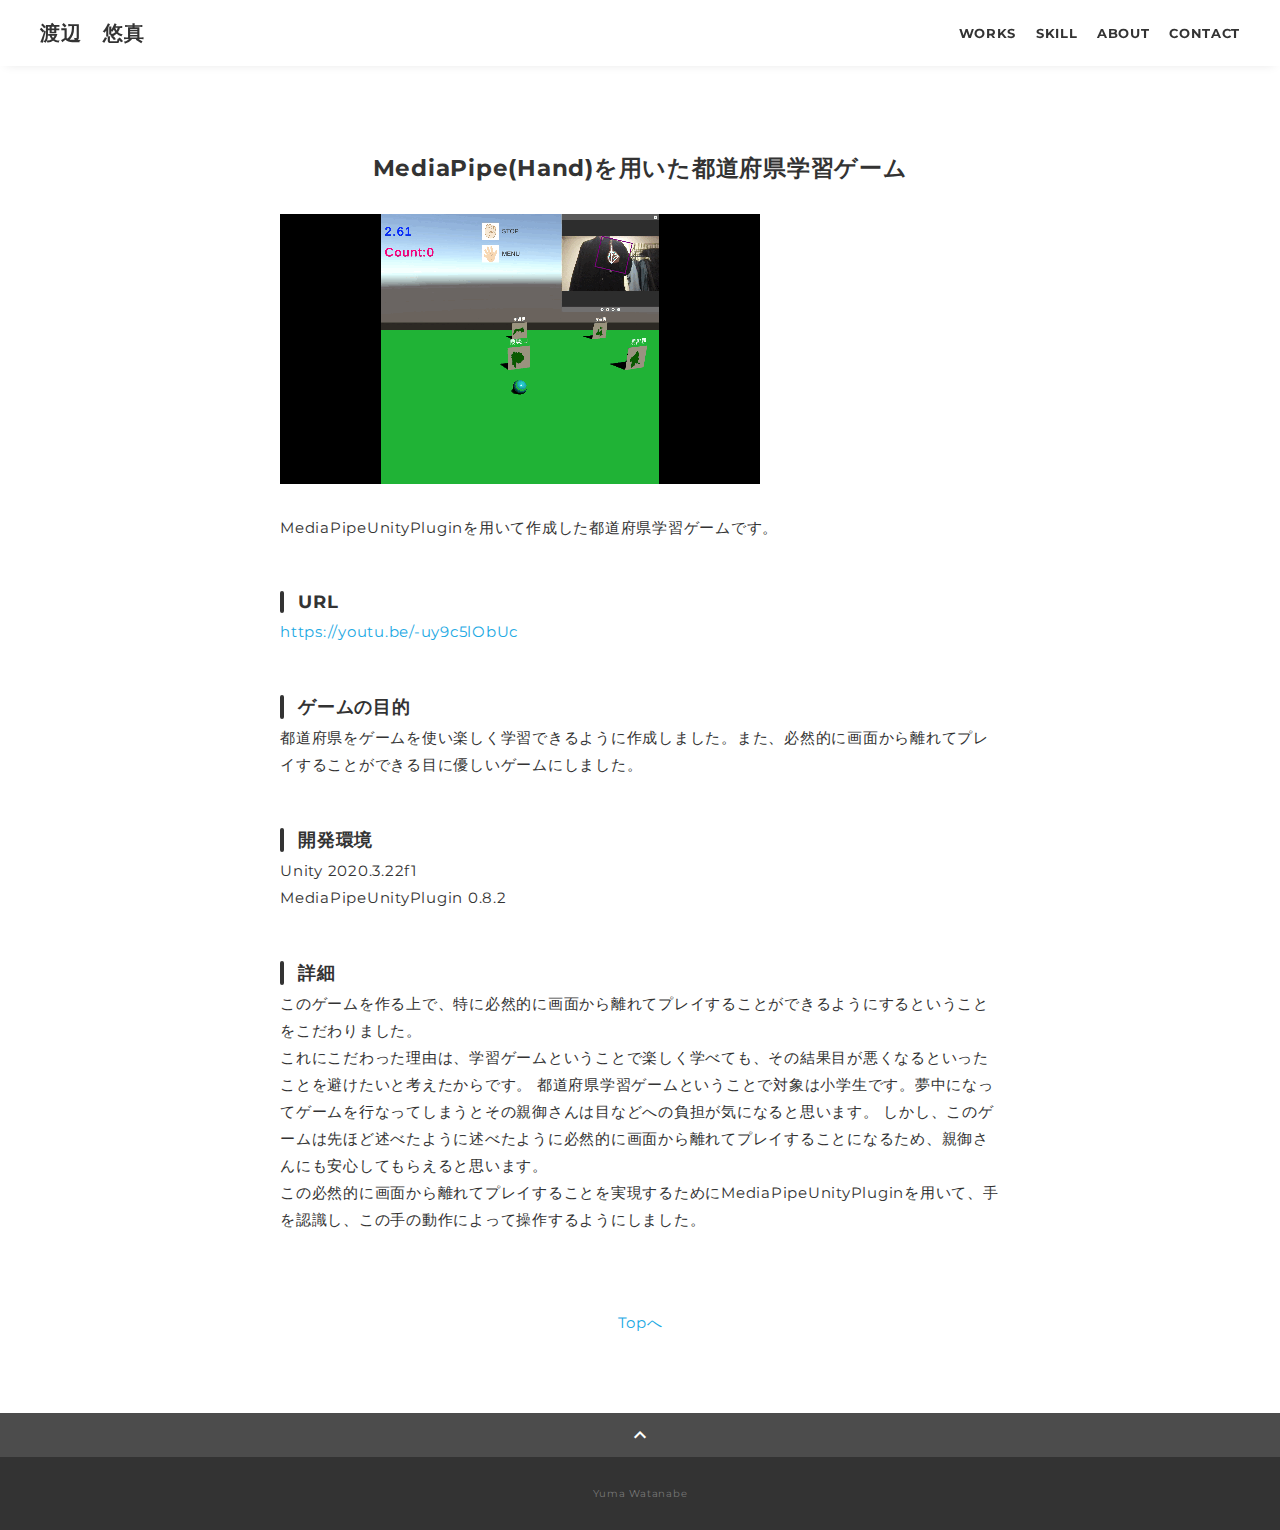
<file: works1.html>
<!DOCTYPE html>
<html>
<head>
  <meta charset="utf-8">
  <meta name="viewport" content="width=device-width,initial-scale=1.0,user-scalable=no">
  <meta property='og:type' content='website'>
  <meta property='og:title' content='渡辺　悠真 ポートフォリオ'>
  <meta property='og:url' content='URLが入る'>
  <meta property='og:description' content='渡辺悠真のポートフォリオサイトです。'>
  <meta property="og:image" content="img/ogp.png">
  <meta name="description" content="渡辺悠真のポートフォリオサイトです" />
  <title>渡辺　悠真　ポートフォリオ</title>
  <link rel="preconnect" href="https://fonts.gstatic.com">
  <link href="https://fonts.googleapis.com/css2?family=Montserrat:wght@400;700&display=swap" rel="stylesheet">
  <link href="https://fonts.googleapis.com/css?family=Material+Icons+Outlined" rel="stylesheet">
  <link href="css/ress.css" media="all" rel="stylesheet" type="text/css" />
  <link href="css/style.css" media="all" rel="stylesheet" type="text/css" />
  <link rel="shortcut icon" href="img/favicon.ico" />
  <link rel=”canonical” href=”URLが入る” />
</head>

<body>
  <div class="wrapper">

    <!-- header -->
    <header class="header ">
      <div class="container">
        <h1 class="header-logo">
          <a href=".">渡辺　悠真</a>
        </h1>
        <nav class="gnav">
          <ul class="gnav-list">
            <li class="gnav-item"><a href=".#works">WORKS</a></li>
            <li class="gnav-item"><a href="./#skill">SKILL</a></li>
            <li class="gnav-item"><a href="./#about">ABOUT</a></li>
            <li class="gnav-item"><a href="./#contact">CONTACT</a></li>
          </ul>
        </nav>
      </div>
    </header>
    <!-- /header -->

    <main class="content">

      <article class="article">
        <div class="article-container">
          <h2 class="article-title">MediaPipe(Hand)を用いた都道府県学習ゲーム</h2>
          <div class="article-body">
            <p>
              <img src="mpgame1.gif" alt="">
            </p>
            <p>
              MediaPipeUnityPluginを用いて作成した都道府県学習ゲームです。
            </p>
            <h3>URL</h3>
            <p><a href="https://youtu.be/-uy9c5lObUc" target="_blank" rel="noopener">https://youtu.be/-uy9c5lObUc</a></p>
            <!-- <h3>担当</h3> -->
            <!-- <p>デザイン・コーディング</p> -->
            <h3>ゲームの目的</h3>
            <p>都道府県をゲームを使い楽しく学習できるように作成しました。また、必然的に画面から離れてプレイすることができる目に優しいゲームにしました。</p>
            <h3>開発環境</h3>
            <p>Unity 2020.3.22f1<br>MediaPipeUnityPlugin 0.8.2</p>
            <!-- <p>MediaPipeUnityPlugin 0.8.2</p> -->
            <h3>詳細</h3>
            <p>
              このゲームを作る上で、特に必然的に画面から離れてプレイすることができるようにするということをこだわりました。<br>
              これにこだわった理由は、学習ゲームということで楽しく学べても、その結果目が悪くなるといったことを避けたいと考えたからです。
              都道府県学習ゲームということで対象は小学生です。夢中になってゲームを行なってしまうとその親御さんは目などへの負担が気になると思います。
              しかし、このゲームは先ほど述べたように述べたように必然的に画面から離れてプレイすることになるため、親御さんにも安心してもらえると思います。
              <br>
              この必然的に画面から離れてプレイすることを実現するためにMediaPipeUnityPluginを用いて、手を認識し、この手の動作によって操作するようにしました。
            </p>
            <!-- <h3>コーディングについて</h3> -->
            <!-- <p>
              テキストが入りますテキストが入りますテキストが入りますテキストが入りますテキストが入りますテキストが入りますテキストが入りますテキストが入りますテキストが入りますテキストが入りますテキストが入りますテキストが入りますテキストが入りますテキストが入りますテキストが入りますテキストが入りますテキストが入りますテキストが入りますテキストが入りますテキストが入りますテキストが入りますテキストが入ります。
            </p> -->
          </div>
          <div class="home-link">
            <a href="./index.html">Topへ</a>
          </div>
        </div>
      </article>

      <div class="page-top" id="js-page-top">
        <span class="material-icons-outlined">expand_less</span>
      </div>
    </main>

    <!-- footer -->
    <footer class="footer">
      <div class="copyright">Yuma Watanabe</div>
    </footer>
    <!-- /footer -->

  </div>
  <script src="https://ajax.googleapis.com/ajax/libs/jquery/3.5.1/jquery.min.js"></script>
  <script type='text/javascript' src="js/script.js"></script>
</body>
</html>
</file>
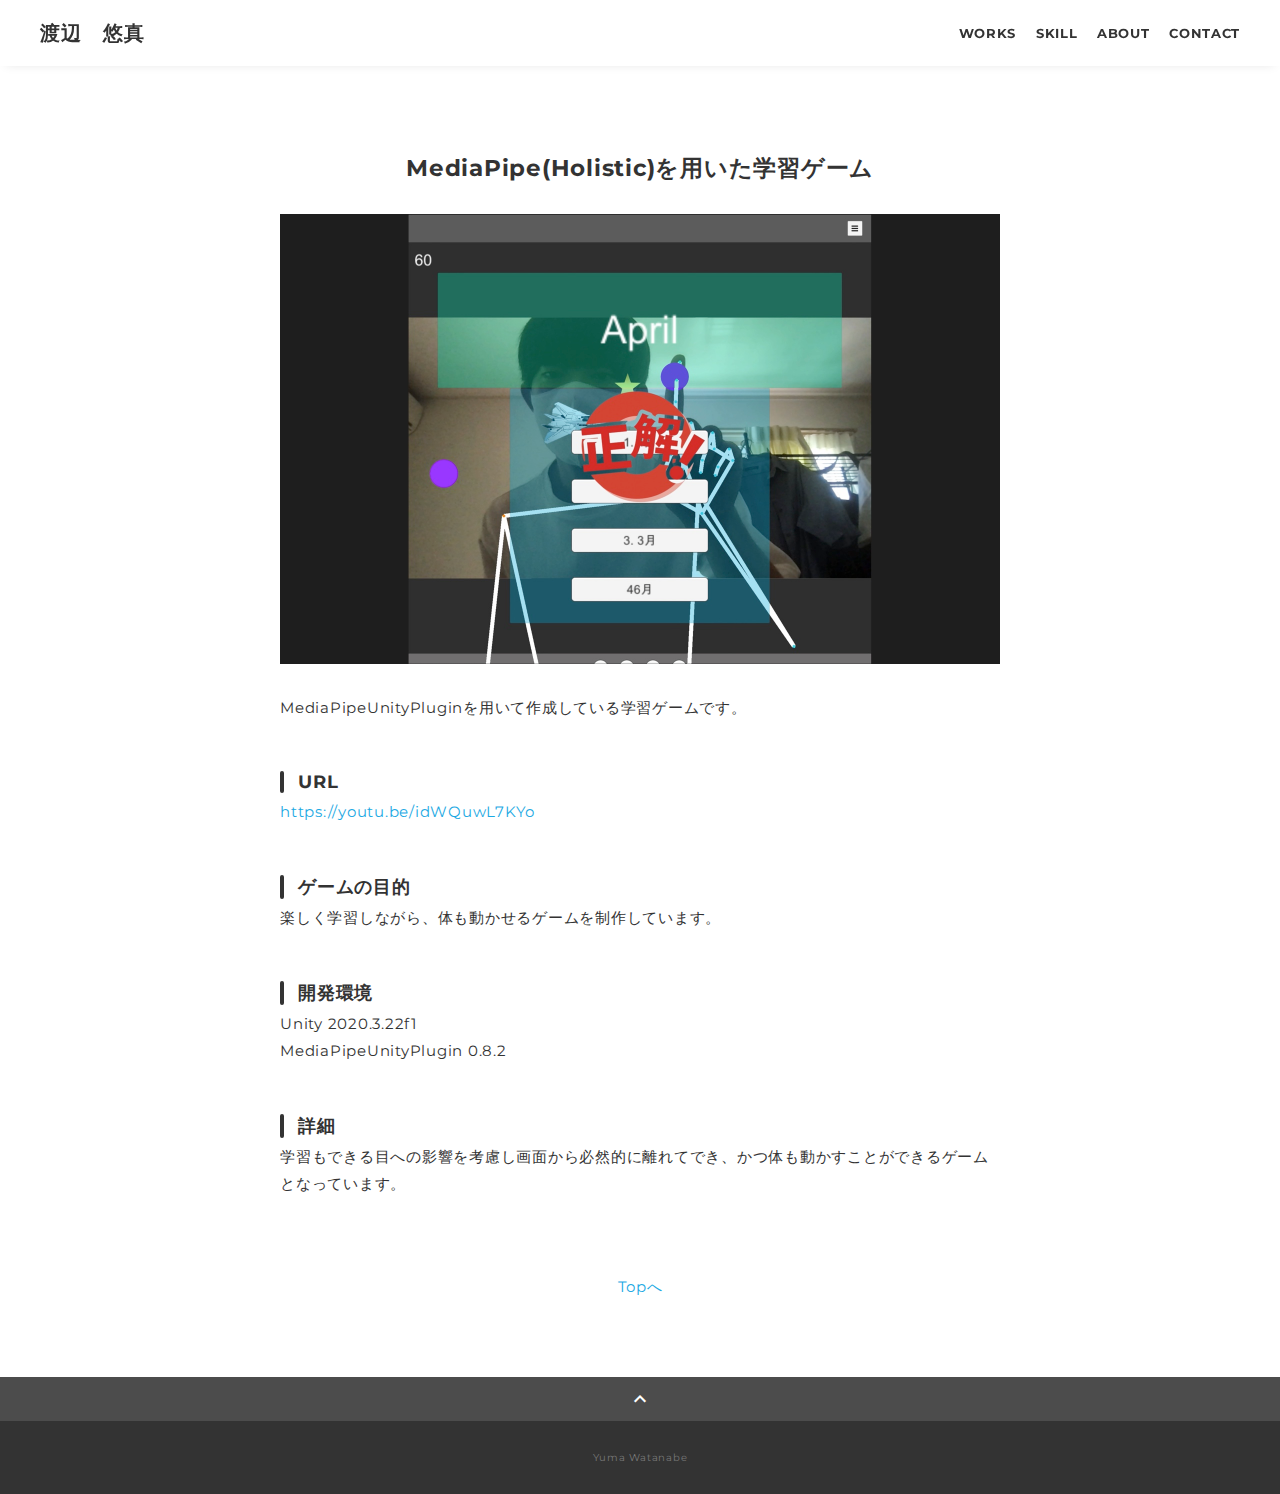
<file: works2.html>
<!DOCTYPE html>
<html>
<head>
  <meta charset="utf-8">
  <meta name="viewport" content="width=device-width,initial-scale=1.0,user-scalable=no">
  <meta property='og:type' content='website'>
  <meta property='og:title' content='渡辺悠真 ポートフォリオ'>
  <meta property='og:url' content='URLが入る'>
  <meta property='og:description' content='渡辺悠真のポートフォリオサイトです。'>
  <meta property="og:image" content="img/ogp.png">
  <meta name="description" content="渡辺悠真のポートフォリオサイトです" />
  <title>渡辺　悠真　ポートフォリオ</title>
  <link rel="preconnect" href="https://fonts.gstatic.com">
  <link href="https://fonts.googleapis.com/css2?family=Montserrat:wght@400;700&display=swap" rel="stylesheet">
  <link href="https://fonts.googleapis.com/css?family=Material+Icons+Outlined" rel="stylesheet">
  <link href="css/ress.css" media="all" rel="stylesheet" type="text/css" />
  <link href="css/style.css" media="all" rel="stylesheet" type="text/css" />
  <link rel="shortcut icon" href="img/favicon.ico" />
  <link rel=”canonical” href=”URLが入る” />
</head>

<body>
  <div class="wrapper">

    <!-- header -->
    <header class="header ">
      <div class="container">
        <h1 class="header-logo">
          <a href=".">渡辺　悠真</a>
        </h1>
        <nav class="gnav">
          <ul class="gnav-list">
            <li class="gnav-item"><a href=".#works">WORKS</a></li>
            <li class="gnav-item"><a href="./#skill">SKILL</a></li>
            <li class="gnav-item"><a href="./#about">ABOUT</a></li>
            <li class="gnav-item"><a href="./#contact">CONTACT</a></li>
          </ul>
        </nav>
      </div>
    </header>
    <!-- /header -->

    <main class="content">

      <article class="article">
        <div class="article-container">
          <h2 class="article-title">MediaPipe(Holistic)を用いた学習ゲーム</h2>
          <div class="article-body">
            <p>
              <img src="img/work2.jpg" alt="">
            </p>
            <p>
              MediaPipeUnityPluginを用いて作成している学習ゲームです。
            </p>
            <h3>URL</h3>
            <p><a href="https://youtu.be/idWQuwL7KYo" target="_blank" rel="noopener">https://youtu.be/idWQuwL7KYo</a></p>
            <!-- <p>現在開発中</p> -->
            <!-- <h3>担当</h3> -->
            <!-- <p>デザイン・コーディング</p> -->
            <h3>ゲームの目的</h3>
            <p>
              楽しく学習しながら、体も動かせるゲームを制作しています。<br>
              <!-- 目への影響を考慮し画面から必然的に離れてでき、かつ体も動かすことができるゲームとなっています。 -->
            </p>
            <h3>開発環境</h3>
            <p>Unity 2020.3.22f1<br>MediaPipeUnityPlugin 0.8.2</p>
            <!-- <p>MediaPipeUnityPlugin 0.8.2</p> -->
            <h3>詳細</h3>
            <p>
              学習もできる目への影響を考慮し画面から必然的に離れてでき、かつ体も動かすことができるゲームとなっています。
              <!-- このゲームを作る上で、特に必然的に画面から離れてプレイすることができるようにするということをこだわりました。<br>
              これにこだわった理由は、学習ゲームということで楽しく学べても、その結果目が悪くなるといったことを避けたいと考えたからです。
              都道府県学習ゲームということで対象は小学生です。夢中になってゲームを行なってしまうとその親御さんは目などへの負担が気になると思います。
              しかし、このゲームは先ほど述べたように述べたように必然的に画面から離れてプレイすることになるため、親御さんにも安心してもらえると思います。
              <br>
              この必然的に画面から離れてプレイすることを実現するためにMediaPipeUnityPluginを用いて、手を認識し、この手の動作によって操作するようにしました。 -->
            </p>
            <!-- <h3>コーディングについて</h3> -->
            <!-- <p>
              テキストが入りますテキストが入りますテキストが入りますテキストが入りますテキストが入りますテキストが入りますテキストが入りますテキストが入りますテキストが入りますテキストが入りますテキストが入りますテキストが入りますテキストが入りますテキストが入りますテキストが入りますテキストが入りますテキストが入りますテキストが入りますテキストが入りますテキストが入りますテキストが入りますテキストが入ります。
            </p> -->
          </div>
          <div class="home-link">
            <a href="./index.html">Topへ</a>
          </div>
        </div>
      </article>

      <div class="page-top" id="js-page-top">
        <span class="material-icons-outlined">expand_less</span>
      </div>
    </main>

    <!-- footer -->
    <footer class="footer">
      <div class="copyright">Yuma Watanabe</div>
    </footer>
    <!-- /footer -->

  </div>
  <script src="https://ajax.googleapis.com/ajax/libs/jquery/3.5.1/jquery.min.js"></script>
  <script type='text/javascript' src="js/script.js"></script>
</body>
</html>
</file>
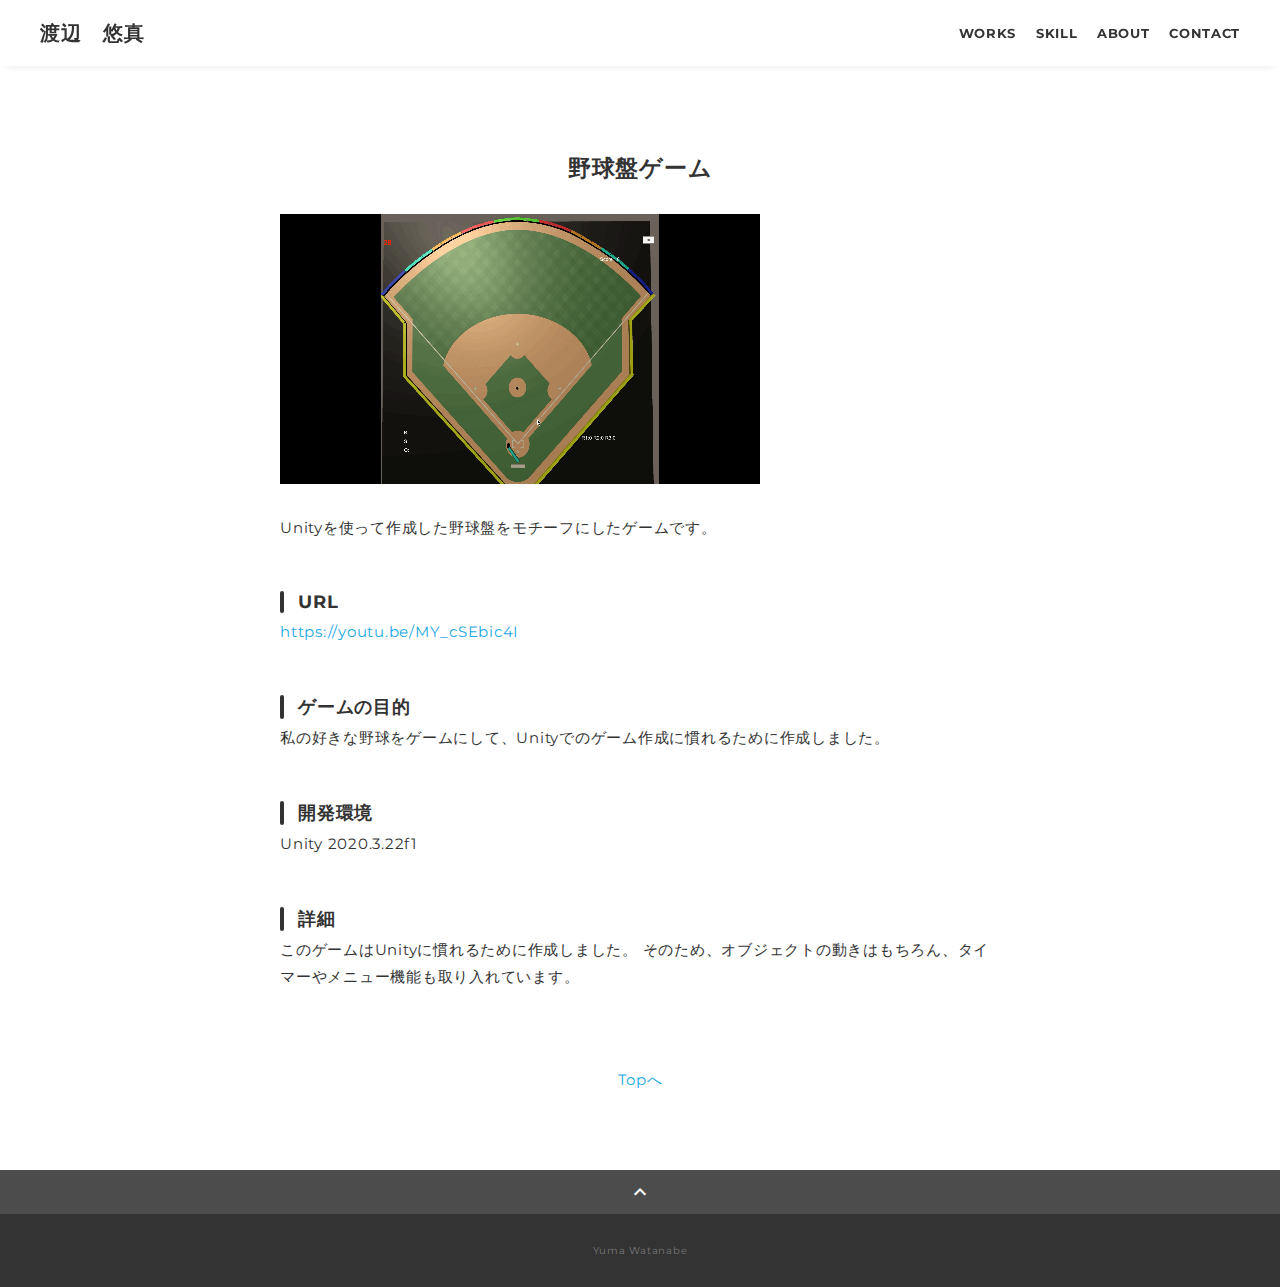
<file: works3.html>
<!DOCTYPE html>
<html>
<head>
  <meta charset="utf-8">
  <meta name="viewport" content="width=device-width,initial-scale=1.0,user-scalable=no">
  <meta property='og:type' content='website'>
  <meta property='og:title' content='渡辺　悠真 ポートフォリオ'>
  <meta property='og:url' content='URLが入る'>
  <meta property='og:description' content='渡辺悠真のポートフォリオサイトです。'>
  <meta property="og:image" content="img/ogp.png">
  <meta name="description" content="渡辺悠真のポートフォリオサイトです" />
  <title>渡辺　悠真　ポートフォリオ</title>
  <link rel="preconnect" href="https://fonts.gstatic.com">
  <link href="https://fonts.googleapis.com/css2?family=Montserrat:wght@400;700&display=swap" rel="stylesheet">
  <link href="https://fonts.googleapis.com/css?family=Material+Icons+Outlined" rel="stylesheet">
  <link href="css/ress.css" media="all" rel="stylesheet" type="text/css" />
  <link href="css/style.css" media="all" rel="stylesheet" type="text/css" />
  <link rel="shortcut icon" href="img/favicon.ico" />
  <link rel=”canonical” href=”URLが入る” />
</head>

<body>
  <div class="wrapper">

    <!-- header -->
    <header class="header ">
      <div class="container">
        <h1 class="header-logo">
          <a href=".">渡辺　悠真</a>
        </h1>
        <nav class="gnav">
          <ul class="gnav-list">
            <li class="gnav-item"><a href=".#works">WORKS</a></li>
            <li class="gnav-item"><a href="./#skill">SKILL</a></li>
            <li class="gnav-item"><a href="./#about">ABOUT</a></li>
            <li class="gnav-item"><a href="./#contact">CONTACT</a></li>
          </ul>
        </nav>
      </div>
    </header>
    <!-- /header -->

    <main class="content">

      <article class="article">
        <div class="article-container">
          <h2 class="article-title">野球盤ゲーム</h2>
          <div class="article-body">
            <p>
              <img src="baseball.gif" alt="">
            </p>
            <p>
              Unityを使って作成した野球盤をモチーフにしたゲームです。
            </p>
            <h3>URL</h3>
            <p><a href="https://youtu.be/MY_cSEbic4I" target="_blank" rel="noopener">https://youtu.be/MY_cSEbic4I</a></p>
            <!-- <h3>担当</h3> -->
            <!-- <p>デザイン・コーディング</p> -->
            <h3>ゲームの目的</h3>
            <p>私の好きな野球をゲームにして、Unityでのゲーム作成に慣れるために作成しました。</p>
            <h3>開発環境</h3>
            <p>Unity 2020.3.22f1</p>
            <!-- <p>MediaPipeUnityPlugin 0.8.2</p> -->
            <h3>詳細</h3>
            <p>
                このゲームはUnityに慣れるために作成しました。
                そのため、オブジェクトの動きはもちろん、タイマーやメニュー機能も取り入れています。
              <!-- このゲームを作る上で、特に必然的に画面から離れてプレイすることができるようにするということをこだわりました。<br>
              これにこだわった理由は、学習ゲームということで楽しく学べても、その結果目が悪くなるといったことを避けたいと考えたからです。
              都道府県学習ゲームということで対象は小学生です。夢中になってゲームを行なってしまうとその親御さんは目などへの負担が気になると思います。
              しかし、このゲームは先ほど述べたように述べたように必然的に画面から離れてプレイすることになるため、親御さんにも安心してもらえると思います。
              <br>
              この必然的に画面から離れてプレイすることを実現するためにMediaPipeUnityPluginを用いて、手を認識し、この手の動作によって操作するようにしました。 -->
            </p>
            <!-- <h3>コーディングについて</h3> -->
            <!-- <p>
              テキストが入りますテキストが入りますテキストが入りますテキストが入りますテキストが入りますテキストが入りますテキストが入りますテキストが入りますテキストが入りますテキストが入りますテキストが入りますテキストが入りますテキストが入りますテキストが入りますテキストが入りますテキストが入りますテキストが入りますテキストが入りますテキストが入りますテキストが入りますテキストが入りますテキストが入ります。
            </p> -->
          </div>
          <div class="home-link">
            <a href="./index.html">Topへ</a>
          </div>
        </div>
      </article>

      <div class="page-top" id="js-page-top">
        <span class="material-icons-outlined">expand_less</span>
      </div>
    </main>

    <!-- footer -->
    <footer class="footer">
      <div class="copyright">Yuma Watanabe</div>
    </footer>
    <!-- /footer -->

  </div>
  <script src="https://ajax.googleapis.com/ajax/libs/jquery/3.5.1/jquery.min.js"></script>
  <script type='text/javascript' src="js/script.js"></script>
</body>
</html>
</file>
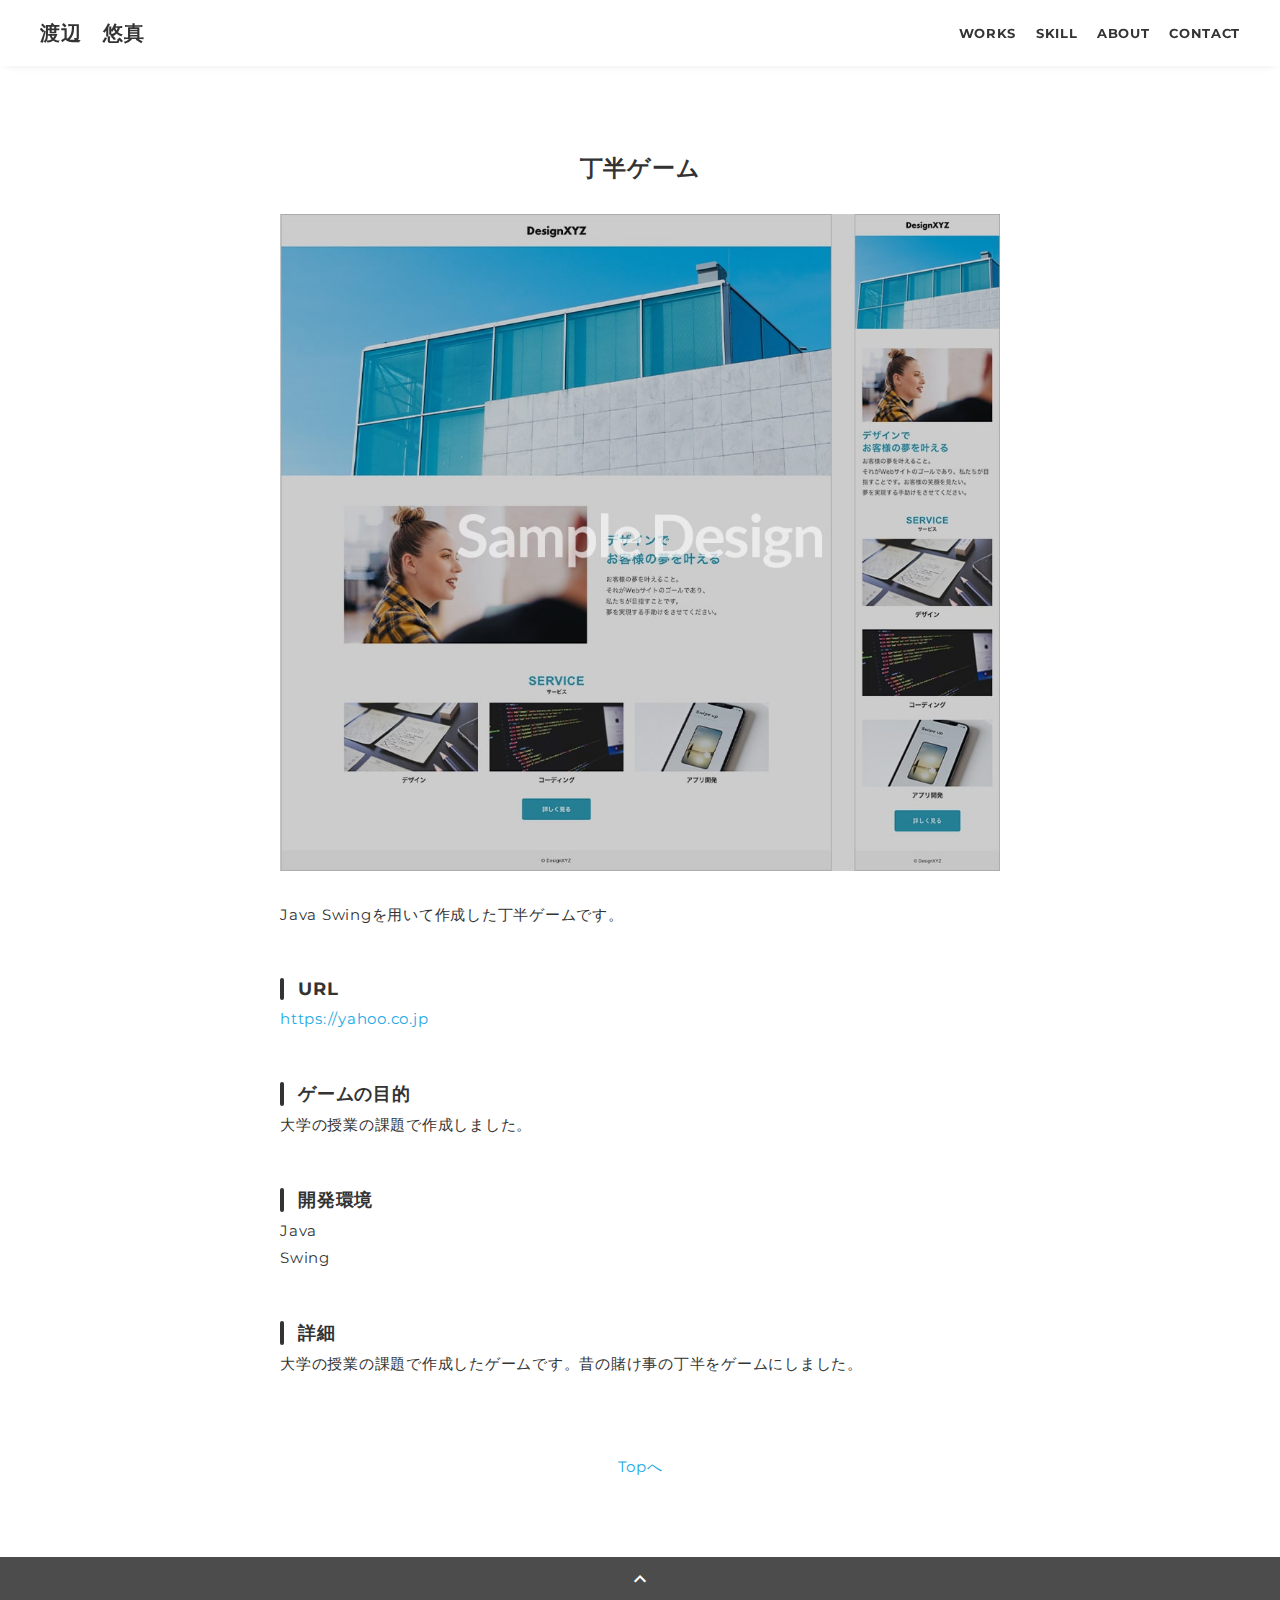
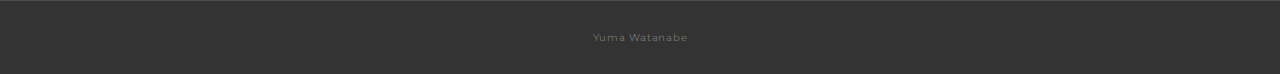
<file: works4.html>
<!DOCTYPE html>
<html>
<head>
  <meta charset="utf-8">
  <meta name="viewport" content="width=device-width,initial-scale=1.0,user-scalable=no">
  <meta property='og:type' content='website'>
  <meta property='og:title' content='渡辺　悠真 ポートフォリオ'>
  <meta property='og:url' content='URLが入る'>
  <meta property='og:description' content='渡辺悠真のポートフォリオサイトです。'>
  <meta property="og:image" content="img/ogp.png">
  <meta name="description" content="渡辺悠真のポートフォリオサイトです" />
  <title>渡辺　悠真　ポートフォリオ</title>
  <link rel="preconnect" href="https://fonts.gstatic.com">
  <link href="https://fonts.googleapis.com/css2?family=Montserrat:wght@400;700&display=swap" rel="stylesheet">
  <link href="https://fonts.googleapis.com/css?family=Material+Icons+Outlined" rel="stylesheet">
  <link href="css/ress.css" media="all" rel="stylesheet" type="text/css" />
  <link href="css/style.css" media="all" rel="stylesheet" type="text/css" />
  <link rel="shortcut icon" href="img/favicon.ico" />
  <link rel=”canonical” href=”URLが入る” />
</head>

<body>
  <div class="wrapper">

    <!-- header -->
    <header class="header ">
      <div class="container">
        <h1 class="header-logo">
          <a href=".">渡辺　悠真</a>
        </h1>
        <nav class="gnav">
          <ul class="gnav-list">
            <li class="gnav-item"><a href=".#works">WORKS</a></li>
            <li class="gnav-item"><a href="./#skill">SKILL</a></li>
            <li class="gnav-item"><a href="./#about">ABOUT</a></li>
            <li class="gnav-item"><a href="./#contact">CONTACT</a></li>
          </ul>
        </nav>
      </div>
    </header>
    <!-- /header -->

    <main class="content">

      <article class="article">
        <div class="article-container">
          <h2 class="article-title">丁半ゲーム</h2>
          <div class="article-body">
            <p>
              <img src="img/works-sample.jpg" alt="">
            </p>
            <p>
              Java Swingを用いて作成した丁半ゲームです。
            </p>
            <h3>URL</h3>
            <p><a href="https://yahoo.co.jp" target="_blank" rel="noopener">https://yahoo.co.jp</a></p>
            <!-- <h3>担当</h3> -->
            <!-- <p>デザイン・コーディング</p> -->
            <h3>ゲームの目的</h3>
            <p>大学の授業の課題で作成しました。</p>
            <h3>開発環境</h3>
            <p>Java<br>Swing</p>
            <!-- <p>MediaPipeUnityPlugin 0.8.2</p> -->
            <h3>詳細</h3>
            <p>
                大学の授業の課題で作成したゲームです。昔の賭け事の丁半をゲームにしました。
              <!-- このゲームを作る上で、特に必然的に画面から離れてプレイすることができるようにするということをこだわりました。<br>
              これにこだわった理由は、学習ゲームということで楽しく学べても、その結果目が悪くなるといったことを避けたいと考えたからです。
              都道府県学習ゲームということで対象は小学生です。夢中になってゲームを行なってしまうとその親御さんは目などへの負担が気になると思います。
              しかし、このゲームは先ほど述べたように述べたように必然的に画面から離れてプレイすることになるため、親御さんにも安心してもらえると思います。
              <br>
              この必然的に画面から離れてプレイすることを実現するためにMediaPipeUnityPluginを用いて、手を認識し、この手の動作によって操作するようにしました。 -->
            </p>
            <!-- <h3>コーディングについて</h3> -->
            <!-- <p>
              テキストが入りますテキストが入りますテキストが入りますテキストが入りますテキストが入りますテキストが入りますテキストが入りますテキストが入りますテキストが入りますテキストが入りますテキストが入りますテキストが入りますテキストが入りますテキストが入りますテキストが入りますテキストが入りますテキストが入りますテキストが入りますテキストが入りますテキストが入りますテキストが入りますテキストが入ります。
            </p> -->
          </div>
          <div class="home-link">
            <a href="./index.html">Topへ</a>
          </div>
        </div>
      </article>

      <div class="page-top" id="js-page-top">
        <span class="material-icons-outlined">expand_less</span>
      </div>
    </main>

    <!-- footer -->
    <footer class="footer">
      <div class="copyright">Yuma Watanabe</div>
    </footer>
    <!-- /footer -->

  </div>
  <script src="https://ajax.googleapis.com/ajax/libs/jquery/3.5.1/jquery.min.js"></script>
  <script type='text/javascript' src="js/script.js"></script>
</body>
</html>
</file>
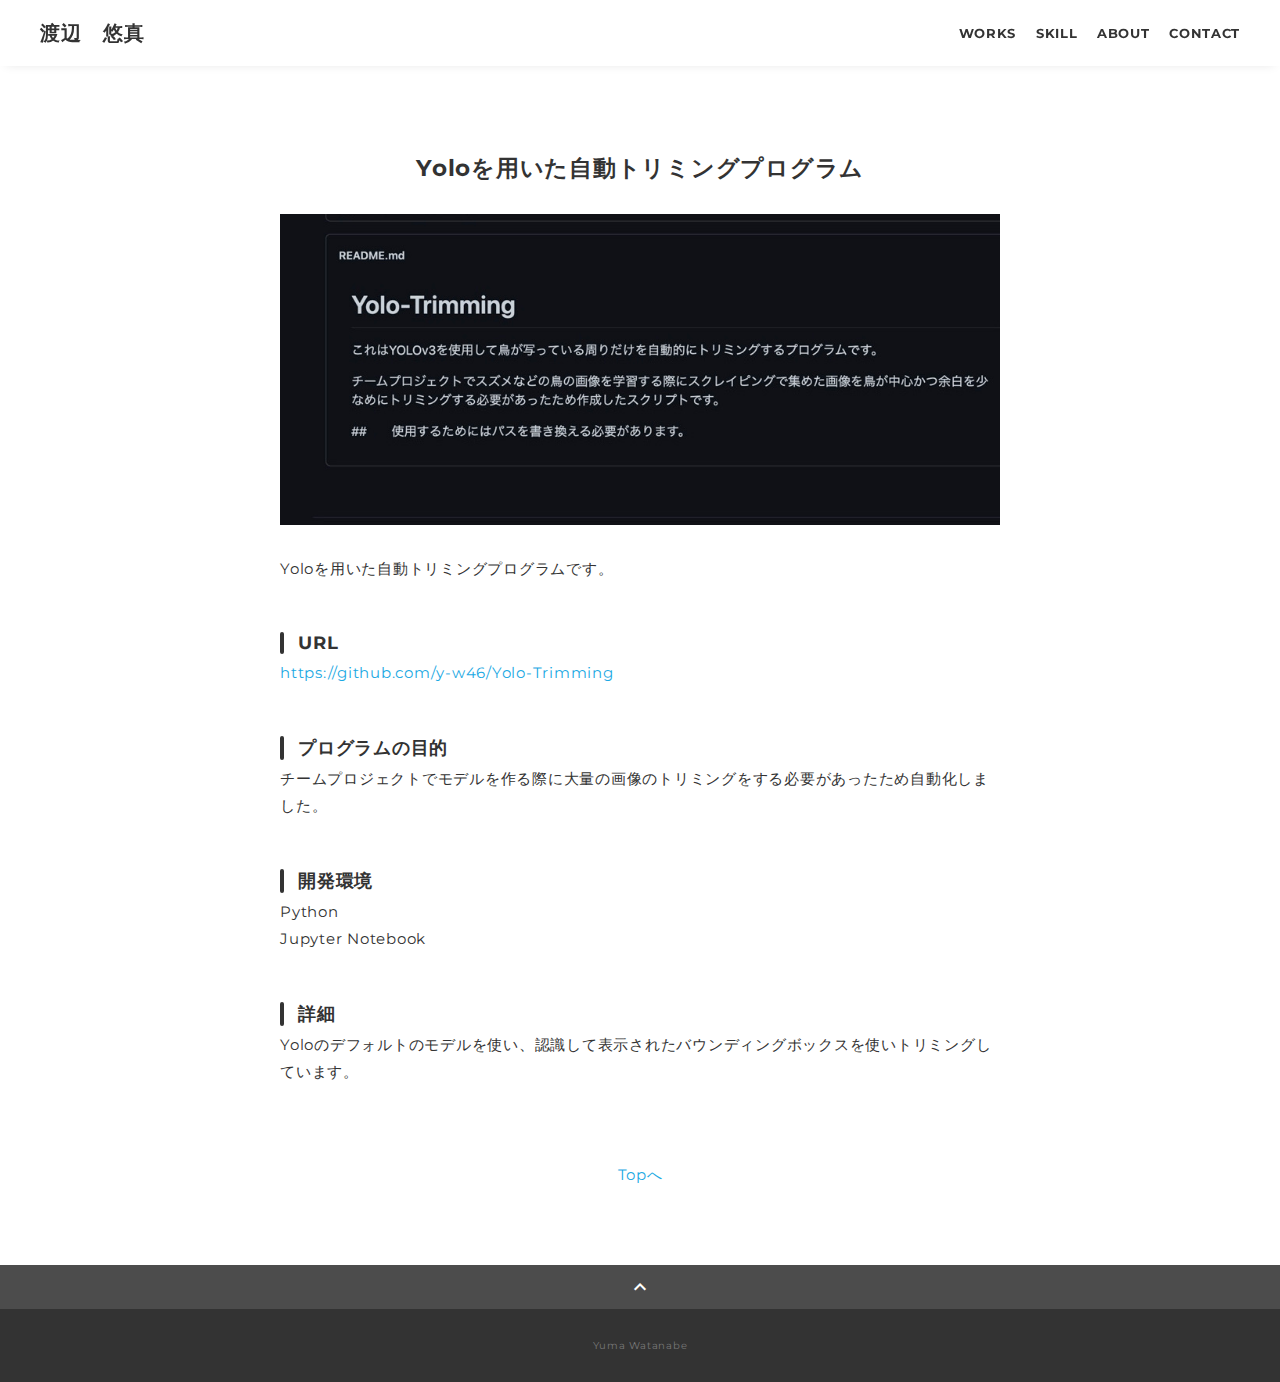
<file: works5.html>
<!DOCTYPE html>
<html>
<head>
  <meta charset="utf-8">
  <meta name="viewport" content="width=device-width,initial-scale=1.0,user-scalable=no">
  <meta property='og:type' content='website'>
  <meta property='og:title' content='渡辺　悠真 ポートフォリオ'>
  <meta property='og:url' content='URLが入る'>
  <meta property='og:description' content='渡辺悠真のポートフォリオサイトです。'>
  <meta property="og:image" content="img/ogp.png">
  <meta name="description" content="渡辺悠真のポートフォリオサイトです" />
  <title>渡辺　悠真　ポートフォリオ</title>
  <link rel="preconnect" href="https://fonts.gstatic.com">
  <link href="https://fonts.googleapis.com/css2?family=Montserrat:wght@400;700&display=swap" rel="stylesheet">
  <link href="https://fonts.googleapis.com/css?family=Material+Icons+Outlined" rel="stylesheet">
  <link href="css/ress.css" media="all" rel="stylesheet" type="text/css" />
  <link href="css/style.css" media="all" rel="stylesheet" type="text/css" />
  <link rel="shortcut icon" href="img/favicon.ico" />
  <link rel=”canonical” href=”URLが入る” />
</head>

<body>
  <div class="wrapper">

    <!-- header -->
    <header class="header ">
      <div class="container">
        <h1 class="header-logo">
          <a href=".">渡辺　悠真</a>
        </h1>
        <nav class="gnav">
          <ul class="gnav-list">
            <li class="gnav-item"><a href=".#works">WORKS</a></li>
            <li class="gnav-item"><a href="./#skill">SKILL</a></li>
            <li class="gnav-item"><a href="./#about">ABOUT</a></li>
            <li class="gnav-item"><a href="./#contact">CONTACT</a></li>
          </ul>
        </nav>
      </div>
    </header>
    <!-- /header -->

    <main class="content">

      <article class="article">
        <div class="article-container">
          <h2 class="article-title">Yoloを用いた自動トリミングプログラム</h2>
          <div class="article-body">
            <p>
              <img src="img/trim.jpg" alt="">
            </p>
            <p>
              Yoloを用いた自動トリミングプログラムです。
            </p>
            <h3>URL</h3>
            <p><a href="https://github.com/y-w46/Yolo-Trimming" target="_blank" rel="noopener">https://github.com/y-w46/Yolo-Trimming</a></p>
            <!-- <h3>担当</h3> -->
            <!-- <p>デザイン・コーディング</p> -->
            <h3>プログラムの目的</h3>
            <p>チームプロジェクトでモデルを作る際に大量の画像のトリミングをする必要があったため自動化しました。</p>
            <h3>開発環境</h3>
            <p>Python<br>Jupyter Notebook</p>
            <!-- <p>MediaPipeUnityPlugin 0.8.2</p> -->
            <h3>詳細</h3>
            <p>
                Yoloのデフォルトのモデルを使い、認識して表示されたバウンディングボックスを使いトリミングしています。
              <!-- このゲームを作る上で、特に必然的に画面から離れてプレイすることができるようにするということをこだわりました。<br>
              これにこだわった理由は、学習ゲームということで楽しく学べても、その結果目が悪くなるといったことを避けたいと考えたからです。
              都道府県学習ゲームということで対象は小学生です。夢中になってゲームを行なってしまうとその親御さんは目などへの負担が気になると思います。
              しかし、このゲームは先ほど述べたように述べたように必然的に画面から離れてプレイすることになるため、親御さんにも安心してもらえると思います。
              <br>
              この必然的に画面から離れてプレイすることを実現するためにMediaPipeUnityPluginを用いて、手を認識し、この手の動作によって操作するようにしました。 -->
            </p>
            <!-- <h3>コーディングについて</h3> -->
            <!-- <p>
              テキストが入りますテキストが入りますテキストが入りますテキストが入りますテキストが入りますテキストが入りますテキストが入りますテキストが入りますテキストが入りますテキストが入りますテキストが入りますテキストが入りますテキストが入りますテキストが入りますテキストが入りますテキストが入りますテキストが入りますテキストが入りますテキストが入りますテキストが入りますテキストが入りますテキストが入ります。
            </p> -->
          </div>
          <div class="home-link">
            <a href="./index.html">Topへ</a>
          </div>
        </div>
      </article>

      <div class="page-top" id="js-page-top">
        <span class="material-icons-outlined">expand_less</span>
      </div>
    </main>

    <!-- footer -->
    <footer class="footer">
      <div class="copyright">Yuma Watanabe</div>
    </footer>
    <!-- /footer -->

  </div>
  <script src="https://ajax.googleapis.com/ajax/libs/jquery/3.5.1/jquery.min.js"></script>
  <script type='text/javascript' src="js/script.js"></script>
</body>
</html>
</file>
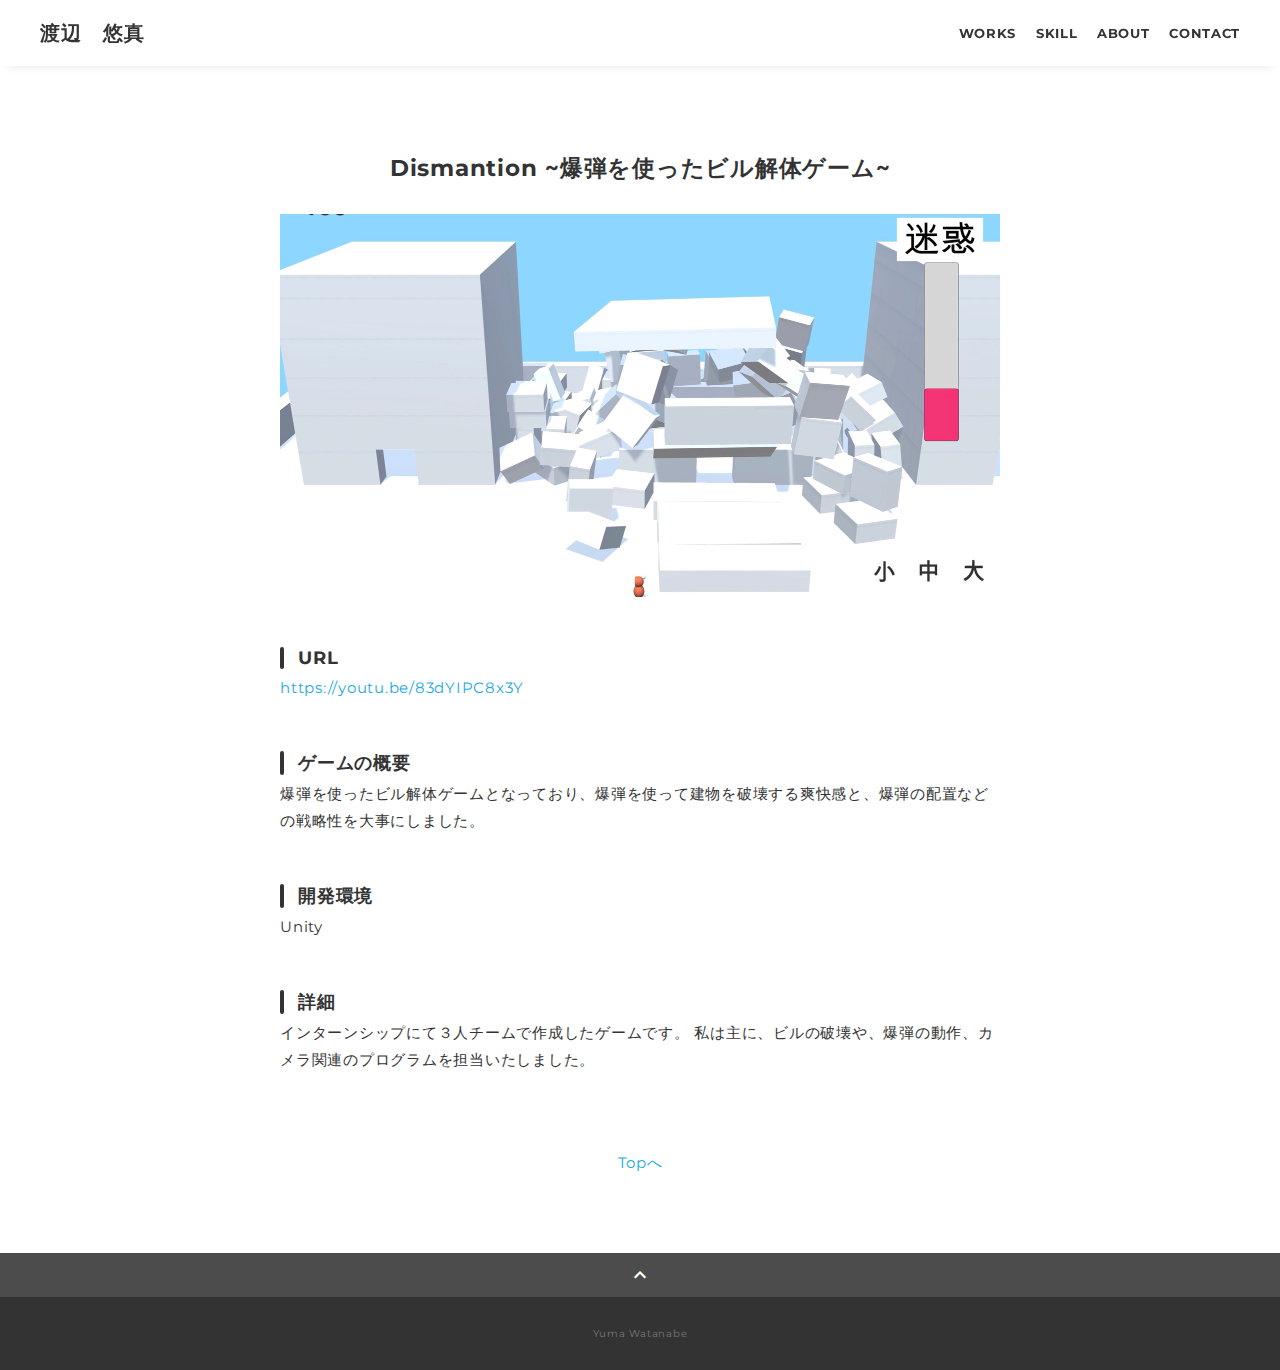
<file: works6.html>
<!DOCTYPE html>
<html>
<head>
  <meta charset="utf-8">
  <meta name="viewport" content="width=device-width,initial-scale=1.0,user-scalable=no">
  <meta property='og:type' content='website'>
  <meta property='og:title' content='渡辺　悠真 ポートフォリオ'>
  <meta property='og:url' content='URLが入る'>
  <meta property='og:description' content='渡辺悠真のポートフォリオサイトです。'>
  <meta property="og:image" content="img/ogp.png">
  <meta name="description" content="渡辺悠真のポートフォリオサイトです" />
  <title>渡辺　悠真　ポートフォリオ</title>
  <link rel="preconnect" href="https://fonts.gstatic.com">
  <link href="https://fonts.googleapis.com/css2?family=Montserrat:wght@400;700&display=swap" rel="stylesheet">
  <link href="https://fonts.googleapis.com/css?family=Material+Icons+Outlined" rel="stylesheet">
  <link href="css/ress.css" media="all" rel="stylesheet" type="text/css" />
  <link href="css/style.css" media="all" rel="stylesheet" type="text/css" />
  <link rel="shortcut icon" href="img/favicon.ico" />
  <link rel=”canonical” href=”URLが入る” />
</head>

<body>
  <div class="wrapper">

    <!-- header -->
    <header class="header ">
      <div class="container">
        <h1 class="header-logo">
          <a href=".">渡辺　悠真</a>
        </h1>
        <nav class="gnav">
          <ul class="gnav-list">
            <li class="gnav-item"><a href=".#works">WORKS</a></li>
            <li class="gnav-item"><a href="./#skill">SKILL</a></li>
            <li class="gnav-item"><a href="./#about">ABOUT</a></li>
            <li class="gnav-item"><a href="./#contact">CONTACT</a></li>
          </ul>
        </nav>
      </div>
    </header>
    <!-- /header -->

    <main class="content">

      <article class="article">
        <div class="article-container">
          <h2 class="article-title">Dismantion ~爆弾を使ったビル解体ゲーム~</h2>
          <div class="article-body">
            <p>
              <img src="img/dismantion.jpg" alt="">
            </p>
            <p>
              
            </p>
            <h3>URL</h3>
            <p><a href="https://youtu.be/83dYIPC8x3Y" target="_blank" rel="noopener">https://youtu.be/83dYIPC8x3Y</a></p>
            <!-- <h3>担当</h3> -->
            <!-- <p>デザイン・コーディング</p> -->
            <h3>ゲームの概要</h3>
            <p>爆弾を使ったビル解体ゲームとなっており、爆弾を使って建物を破壊する爽快感と、爆弾の配置などの戦略性を大事にしました。</p>
            <h3>開発環境</h3>
            <p>Unity</p>
            <!-- <p>MediaPipeUnityPlugin 0.8.2</p> -->
            <h3>詳細</h3>
            <p>
              インターンシップにて３人チームで作成したゲームです。
              私は主に、ビルの破壊や、爆弾の動作、カメラ関連のプログラムを担当いたしました。
              <!-- このゲームを作る上で、特に必然的に画面から離れてプレイすることができるようにするということをこだわりました。<br>
              これにこだわった理由は、学習ゲームということで楽しく学べても、その結果目が悪くなるといったことを避けたいと考えたからです。
              都道府県学習ゲームということで対象は小学生です。夢中になってゲームを行なってしまうとその親御さんは目などへの負担が気になると思います。
              しかし、このゲームは先ほど述べたように述べたように必然的に画面から離れてプレイすることになるため、親御さんにも安心してもらえると思います。
              <br>
              この必然的に画面から離れてプレイすることを実現するためにMediaPipeUnityPluginを用いて、手を認識し、この手の動作によって操作するようにしました。 -->
            </p>
            <!-- <h3>コーディングについて</h3> -->
            <!-- <p>
              テキストが入りますテキストが入りますテキストが入りますテキストが入りますテキストが入りますテキストが入りますテキストが入りますテキストが入りますテキストが入りますテキストが入りますテキストが入りますテキストが入りますテキストが入りますテキストが入りますテキストが入りますテキストが入りますテキストが入りますテキストが入りますテキストが入りますテキストが入りますテキストが入りますテキストが入ります。
            </p> -->
          </div>
          <div class="home-link">
            <a href="./index.html">Topへ</a>
          </div>
        </div>
      </article>

      <div class="page-top" id="js-page-top">
        <span class="material-icons-outlined">expand_less</span>
      </div>
    </main>

    <!-- footer -->
    <footer class="footer">
      <div class="copyright">Yuma Watanabe</div>
    </footer>
    <!-- /footer -->

  </div>
  <script src="https://ajax.googleapis.com/ajax/libs/jquery/3.5.1/jquery.min.js"></script>
  <script type='text/javascript' src="js/script.js"></script>
</body>
</html>
</file>
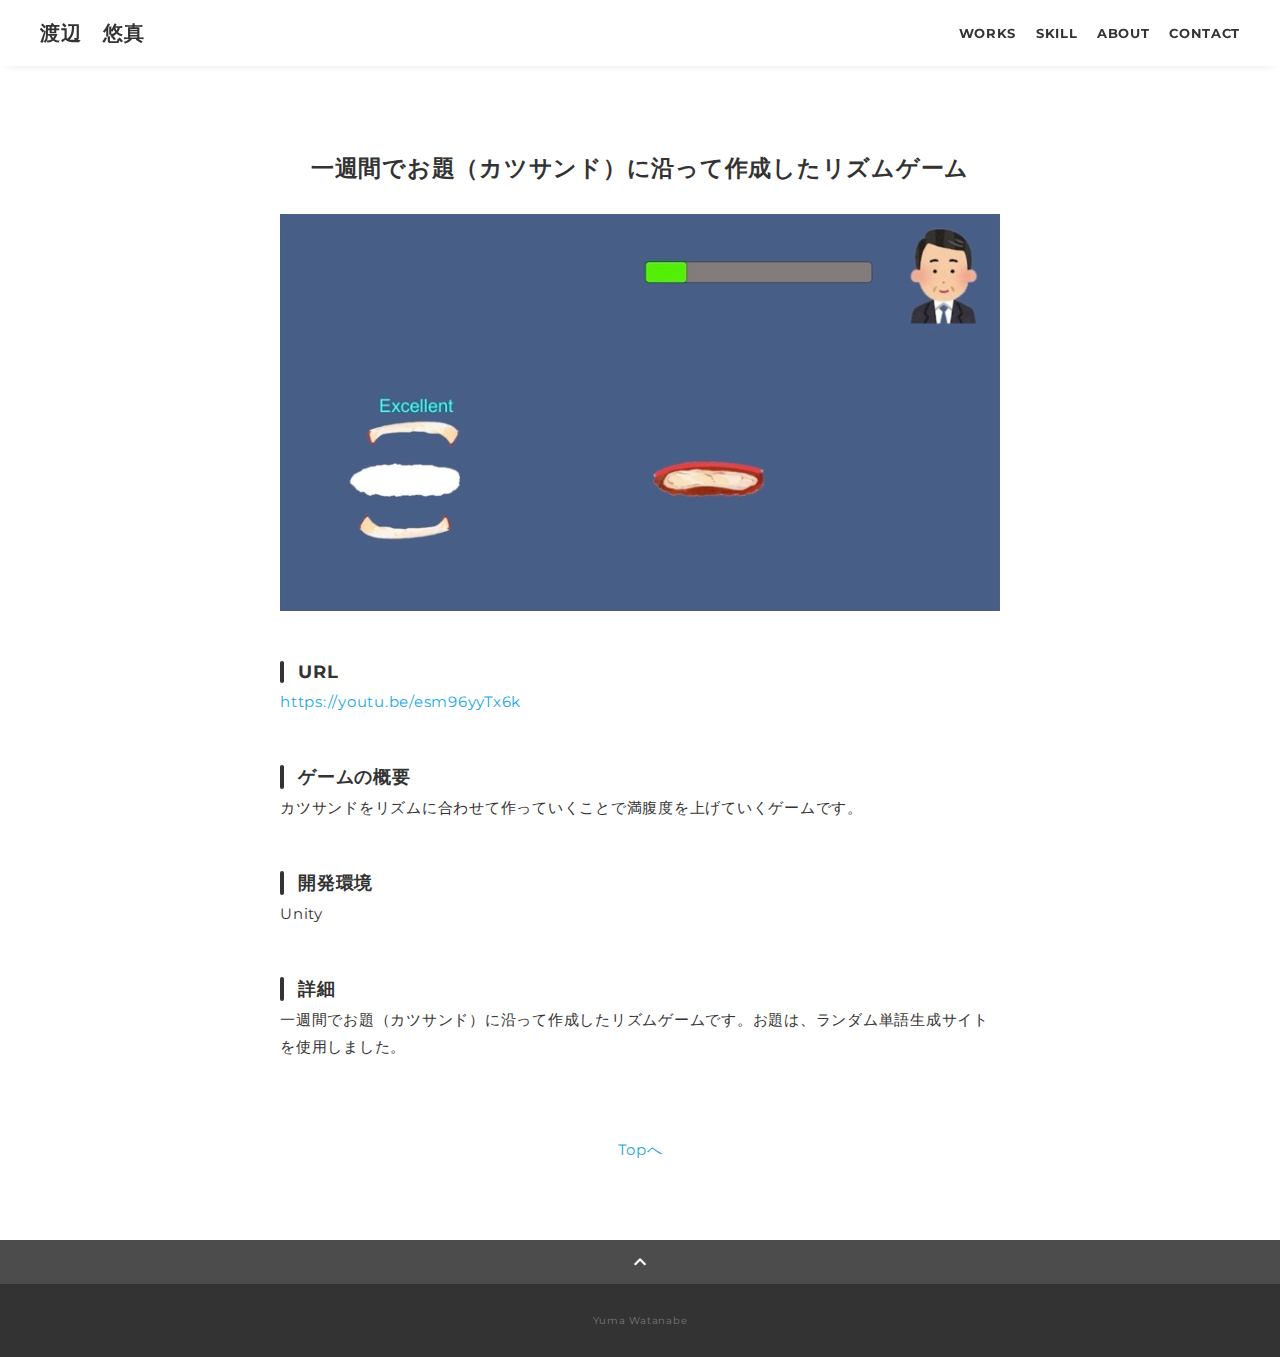
<file: works7.html>
<!DOCTYPE html>
<html>
<head>
  <meta charset="utf-8">
  <meta name="viewport" content="width=device-width,initial-scale=1.0,user-scalable=no">
  <meta property='og:type' content='website'>
  <meta property='og:title' content='渡辺　悠真 ポートフォリオ'>
  <meta property='og:url' content='URLが入る'>
  <meta property='og:description' content='渡辺悠真のポートフォリオサイトです。'>
  <meta property="og:image" content="img/ogp.png">
  <meta name="description" content="渡辺悠真のポートフォリオサイトです" />
  <title>渡辺　悠真　ポートフォリオ</title>
  <link rel="preconnect" href="https://fonts.gstatic.com">
  <link href="https://fonts.googleapis.com/css2?family=Montserrat:wght@400;700&display=swap" rel="stylesheet">
  <link href="https://fonts.googleapis.com/css?family=Material+Icons+Outlined" rel="stylesheet">
  <link href="css/ress.css" media="all" rel="stylesheet" type="text/css" />
  <link href="css/style.css" media="all" rel="stylesheet" type="text/css" />
  <link rel="shortcut icon" href="img/favicon.ico" />
  <link rel=”canonical” href=”URLが入る” />
</head>

<body>
  <div class="wrapper">

    <!-- header -->
    <header class="header ">
      <div class="container">
        <h1 class="header-logo">
          <a href=".">渡辺　悠真</a>
        </h1>
        <nav class="gnav">
          <ul class="gnav-list">
            <li class="gnav-item"><a href=".#works">WORKS</a></li>
            <li class="gnav-item"><a href="./#skill">SKILL</a></li>
            <li class="gnav-item"><a href="./#about">ABOUT</a></li>
            <li class="gnav-item"><a href="./#contact">CONTACT</a></li>
          </ul>
        </nav>
      </div>
    </header>
    <!-- /header -->

    <main class="content">

      <article class="article">
        <div class="article-container">
          <h2 class="article-title">一週間でお題（カツサンド）に沿って作成したリズムゲーム</h2>
          <div class="article-body">
            <p>
              <img src="img/works7.jpg" alt="">
            </p>
            <p>
              
            </p>
            <h3>URL</h3>
            <p><a href="https://youtu.be/esm96yyTx6k" target="_blank" rel="noopener">https://youtu.be/esm96yyTx6k</a></p>
            <!-- <h3>担当</h3> -->
            <!-- <p>デザイン・コーディング</p> -->
            <h3>ゲームの概要</h3>
            <p>カツサンドをリズムに合わせて作っていくことで満腹度を上げていくゲームです。</p>
            <h3>開発環境</h3>
            <p>Unity</p>
            <!-- <p>MediaPipeUnityPlugin 0.8.2</p> -->
            <h3>詳細</h3>
            <p>
              一週間でお題（カツサンド）に沿って作成したリズムゲームです。お題は、ランダム単語生成サイトを使用しました。
              <!-- このゲームを作る上で、特に必然的に画面から離れてプレイすることができるようにするということをこだわりました。<br>
              これにこだわった理由は、学習ゲームということで楽しく学べても、その結果目が悪くなるといったことを避けたいと考えたからです。
              都道府県学習ゲームということで対象は小学生です。夢中になってゲームを行なってしまうとその親御さんは目などへの負担が気になると思います。
              しかし、このゲームは先ほど述べたように述べたように必然的に画面から離れてプレイすることになるため、親御さんにも安心してもらえると思います。
              <br>
              この必然的に画面から離れてプレイすることを実現するためにMediaPipeUnityPluginを用いて、手を認識し、この手の動作によって操作するようにしました。 -->
            </p>
            <!-- <h3>コーディングについて</h3> -->
            <!-- <p>
              テキストが入りますテキストが入りますテキストが入りますテキストが入りますテキストが入りますテキストが入りますテキストが入りますテキストが入りますテキストが入りますテキストが入りますテキストが入りますテキストが入りますテキストが入りますテキストが入りますテキストが入りますテキストが入りますテキストが入りますテキストが入りますテキストが入りますテキストが入りますテキストが入りますテキストが入ります。
            </p> -->
          </div>
          <div class="home-link">
            <a href="./index.html">Topへ</a>
          </div>
        </div>
      </article>

      <div class="page-top" id="js-page-top">
        <span class="material-icons-outlined">expand_less</span>
      </div>
    </main>

    <!-- footer -->
    <footer class="footer">
      <div class="copyright">Yuma Watanabe</div>
    </footer>
    <!-- /footer -->

  </div>
  <script src="https://ajax.googleapis.com/ajax/libs/jquery/3.5.1/jquery.min.js"></script>
  <script type='text/javascript' src="js/script.js"></script>
</body>
</html>
</file>
<file: css/ress.css>
/*!
 * ress.css • v3.0.1
 * MIT License
 * github.com/filipelinhares/ress
 */

/* # =================================================================
   # Global selectors
   # ================================================================= */

html {
  box-sizing: border-box;
  word-break: normal;
  -moz-tab-size: 4;
  tab-size: 4;

  -webkit-text-size-adjust: 100%; /* Prevent adjustments of font size after orientation changes in iOS */
}

*,
::before,
::after {
  box-sizing: inherit;
  background-repeat: no-repeat; /* Set `background-repeat: no-repeat` to all elements and pseudo elements */
}

::before,
::after {
  vertical-align: inherit;
  text-decoration: inherit; /* Inherit text-decoration and vertical align to ::before and ::after pseudo elements */
}

* {
  margin: 0;
  padding: 0; /* Reset `padding` and `margin` of all elements */
}

/* # =================================================================
   # General elements
   # ================================================================= */

hr {
  overflow: visible; /* Show the overflow in Edge and IE */
  height: 0; /* Add the correct box sizing in Firefox */
}

details,
main {
  display: block; /* Render the `main` element consistently in IE. */
}

summary {
  display: list-item; /* Add the correct display in all browsers */
}

small {
  font-size: 80%; /* Set font-size to 80% in `small` elements */
}

[hidden] {
  display: none; /* Add the correct display in IE */
}

abbr[title] {
  /* Add the correct text decoration in Chrome, Edge, IE, Opera, and Safari */
  text-decoration: underline;
  text-decoration: underline dotted;
  border-bottom: none; /* Remove the bottom border in Chrome 57 */
}

a {
  background-color: transparent; /* Remove the gray background on active links in IE 10 */
}

a:active,
a:hover {
  outline-width: 0; /* Remove the outline when hovering in all browsers */
}

code,
kbd,
pre,
samp {
  font-family: monospace, monospace; /* Specify the font family of code elements */
}

pre {
  font-size: 1em; /* Correct the odd `em` font sizing in all browsers */
}

b,
strong {
  font-weight: bolder; /* Add the correct font weight in Chrome, Edge, and Safari */
}

/* https://gist.github.com/unruthless/413930 */
sub,
sup {
  position: relative;
  font-size: 75%;
  line-height: 0;
  vertical-align: baseline;
}

sub {
  bottom: -.25em;
}

sup {
  top: -.5em;
}

/* # =================================================================
   # Forms
   # ================================================================= */

input {
  border-radius: 0;
}

/* Replace pointer cursor in disabled elements */
[disabled] {
  cursor: default;
}

[type="number"]::-webkit-container-spin-button,
[type="number"]::-webkit-outer-spin-button {
  height: auto; /* Correct the cursor style of increment and decrement buttons in Chrome */
}

[type="search"] {
  outline-offset: -2px; /* Correct the outline style in Safari */

  -webkit-appearance: textfield; /* Correct the odd appearance in Chrome and Safari */
}

[type="search"]::-webkit-search-decoration {
  -webkit-appearance: none; /* Remove the container padding in Chrome and Safari on macOS */
}

textarea {
  overflow: auto; /* Internet Explorer 11+ */
  resize: vertical; /* Specify textarea resizability */
}

button,
input,
optgroup,
select,
textarea {
  font: inherit; /* Specify font inheritance of form elements */
}

optgroup {
  font-weight: bold; /* Restore the font weight unset by the previous rule */
}

button {
  overflow: visible; /* Address `overflow` set to `hidden` in IE 8/9/10/11 */
}

button,
select {
  text-transform: none; /* Firefox 40+, Internet Explorer 11- */
}

/* Apply cursor pointer to button elements */
button,
[type="button"],
[type="reset"],
[type="submit"],
[role="button"] {
  cursor: pointer;
  color: inherit;
}

/* Remove container padding and border in Firefox 4+ */
button::-moz-focus-container,
[type="button"]::-moz-focus-container,
[type="reset"]::-moz-focus-container,
[type="submit"]::-moz-focus-container {
  padding: 0;
  border-style: none;
}

/* Replace focus style removed in the border reset above */
button:-moz-focusring,
[type="button"]::-moz-focus-container,
[type="reset"]::-moz-focus-container,
[type="submit"]::-moz-focus-container {
  outline: 1px dotted ButtonText;
}

button,
html [type="button"],
/* Prevent a WebKit bug where (2) destroys native `audio` and `video`controls in Android 4 */
[type="reset"],
[type="submit"] {
  -webkit-appearance: button; /* Correct the inability to style clickable types in iOS */
}

/* Remove the default button styling in all browsers */
button,
input,
select,
textarea {
  border-style: none;
  background-color: transparent;
}

/* Style select like a standard input */
select {
  -webkit-appearance: none; /* Chrome 41+ */
  -moz-appearance: none; /* Firefox 36+ */
}

select::-ms-expand {
  display: none; /* Internet Explorer 11+ */
}

select::-ms-value {
  color: currentColor; /* Internet Explorer 11+ */
}

legend {
  display: table; /* Correct the text wrapping in Edge and IE */
  max-width: 100%; /* Correct the text wrapping in Edge and IE */
  max-width: 100%; /* Correct the text wrapping in Edge 18- and IE */
  white-space: normal; /* Correct the text wrapping in Edge and IE */
  color: inherit; /* Correct the color inheritance from `fieldset` elements in IE */
  border: 0; /* Correct `color` not being inherited in IE 8/9/10/11 */
}

::-webkit-file-upload-button {
  font: inherit; /* Change font properties to `inherit` in Chrome and Safari */
  color: inherit;
  /* Correct the inability to style clickable types in iOS and Safari */

  -webkit-appearance: button;
}

/* # =================================================================
   # Specify media element style
   # ================================================================= */

img {
  border-style: none; /* Remove border when inside `a` element in IE 8/9/10 */
}

/* Add the correct vertical alignment in Chrome, Firefox, and Opera */
progress {
  vertical-align: baseline;
}

/* # =================================================================
   # Accessibility
   # ================================================================= */

/* Hide content from screens but not screenreaders */
@media screen {
  [hidden~="screen"] {
    display: inherit;
  }
  [hidden~="screen"]:not(:active):not(:focus):not(:target) {
    position: absolute !important;
    clip: rect(0 0 0 0) !important;
  }
}

/* Specify the progress cursor of updating elements */
[aria-busy="true"] {
  cursor: progress;
}

/* Specify the pointer cursor of trigger elements */
[aria-controls] {
  cursor: pointer;
}

/* Specify the unstyled cursor of disabled, not-editable, or otherwise inoperable elements */
[aria-disabled] {
  cursor: default;
}
</file>
<file: css/style.css>
body {
  font-family: "Montserrat","Helvetica Neue",Arial,"Hiragino Kaku Gothic ProN","Hiragino Sans",Meiryo,sans-serif;
  font-size: 15px;
  letter-spacing: .05em;
  color: #333;
}

a {
  transition: opacity .3s;
  text-decoration: none;
  color: #1ca9e3;
}

img {
  max-width: 100%;
  height: auto;
  vertical-align: bottom;
  border-style: none;
}



.pc-only {
  display: block;
}

.sp-only {
  display: none;
}

/*--------------------------------
 レイアウト
---------------------------------*/
.wrapper {
  padding-top: 73px;
}

.section {
  padding: 90px 0;
}

.section:nth-of-type(odd) {
  background-color: #f7f7f7;
}

.container {
  max-width: 1340px;
  margin: 0 auto;
  padding: 0 40px;
}

/*--------------------------------
 見出し
---------------------------------*/
.title {
  font-size: 34px;
  font-weight: bold;
  line-height: 1;
  margin-bottom: 40px;
  text-align: center;
  letter-spacing: .05em;
  color: #333;
}

.lead {
  font-size: 16px;
  line-height: 1.8;
  margin-bottom: 30px;
}

/*--------------------------------
ヘッダー
---------------------------------*/
.header {
  position: fixed;
  top: 0;
  z-index: 1;
  width: 100%;
  background-color: #fff;
  box-shadow: 0 5px 10px -6px rgba(0,0,0,.1);
}

.header .container {
  display: flex;
  align-items: center;
  justify-content: space-between;
  padding: 20px 40px;
}

.header-logo {
  font-size: 20px;
  font-weight: bold;
  line-height: 1.2;
  margin-right: 20px;
  letter-spacing: .05em;
}

.header-logo a {
  color: #333;
}

.gnav-list {
  display: flex;
  justify-content: space-between;
  list-style: none;
}

.gnav-item:not(:last-child) {
  margin-right: 20px;
}

.gnav-item a {
  position: relative;
  font-size: 13px;
  font-weight: bold;
  display: inline-block;
  padding: 5px 0;
  transition: .3s;
  letter-spacing: .05em;
  color: #333;
}
.gnav-item a:after {
  position: absolute;
  bottom: 0;
  left: 50%;
  width: 0;
  height: 3px;
  content: "";
  transition: .3s;
  -webkit-transform: translateX(-50%);
  transform: translateX(-50%);
  background-color: #333;
}

.gnav-item a:hover:after {
  width: 100%;
}

/*--------------------------------
 メインビジュアル
---------------------------------*/
.mv {
  display: flex;
  align-items: center;
  justify-content: center;
  height: 85vh;
  text-align: center;
  background-color: aqua;
}

.mv-container {
  padding: 0 40px;
}

.mv-title {
  font-size: 60px;
  font-weight: bold;
  line-height: 1.2;
  margin-bottom: 5px;
  letter-spacing: .1em;
}
.mv-subtitle {
  font-size: 20px;
  font-weight: bold;
  line-height: 1;
  margin-bottom: 40px;
  letter-spacing: .08em;
}

.mv-text {
  font-size: 16px;
  line-height: 1.8;
}

/*--------------------------------
 Works
---------------------------------*/
.works-list {
  display: flex;
  flex-wrap: wrap;
  margin-bottom: -40px;
}

.works-item {
  width: 31.74603%;
  margin-right: 1.58730%;
  margin-bottom: 40px;
  color: #333;
}

.works-item:hover {
  opacity: .9;
}

.works-item:nth-of-type(3n) {
  margin-right: 0;
}

.works-img img {
  border: 1px solid #e6e6e6;
}

.works-name {
  font-size: 12px;
  font-weight: bold;
  margin-top: 8px;
}

.works-info {
  font-size: 10px;
  margin-top: 5px;
}

/*--------------------------------
 Skill
---------------------------------*/
.skill-list {
  display: flex;
  flex-wrap: wrap;
  justify-content: space-between;
  margin-bottom: -50px;
}

.skill-item {
  display: flex;
  align-items: flex-start;
  justify-content: space-between;
  width: 48%;
  margin-bottom: 50px;
}

.skill-img {
  width: 60px;
  height: auto;
  margin-right: 20px;
}

.skill-body {
  flex: 1;
}

.skill-name {
  margin-bottom: 10px;
}

.skill-text {
  font-size: 14px;
  line-height: 1.8;
}

/*--------------------------------
 About
---------------------------------*/
.profile {
  display: flex;
  flex-wrap: wrap;
  max-width: 800px;
  margin: 0 auto;
}
.profile-img {
  width: 20%;
  margin-right: 30px;
  border-radius: 50%;
}
.profile-img img {
  border-radius: 50%;
}
.profile-body {
  flex: 1;
}

.profile-body p {
  font-size: 15px;
  line-height: 1.8;
}

.profile-body p:not(:last-child) {
  margin-bottom: 30px;
}

/*--------------------------------
 Contact
---------------------------------*/
.contact {
  text-align: center;
}

.contact-item:not(:last-child) {
  margin-right: 10px;
}

.contact-text {
  margin-top: 10px;
}
/*--------------------------------
 ページトップ
---------------------------------*/
.page-top {
  font-weight: bold;
  padding: 10px;
  cursor: pointer;
  text-align: center;
  background-color: #4c4c4c;
}

.page-top .material-icons-outlined {
  vertical-align: bottom;
  color: #fff;
}

/*--------------------------------
 フッター
---------------------------------*/
.footer {
  padding: 30px;
  background-color: #333;
}

.copyright {
  font-size: 10px;
  text-align: center;
  color: #797979;
}

/*--------------------------------
 下層：Worksページ
---------------------------------*/
.article {
  padding: 80px 0;
}

.article-container {
  max-width: 1040px;
  margin: 0 auto;
  padding: 0 20px;
}

.article-title {
  margin-bottom: 30px;
  text-align: center;
}

.article-body {
  max-width: 720px;
  margin: 0 auto;
  margin-bottom: 80px;
}

.article-body h3 {
  position: relative;
  font-size: 18px;
  margin-bottom: 5px;
  padding-left: 1em;
}

.article-body h3:not(:first-child) {
  margin-top: 50px;
}

.article-body h3::before {
  position: absolute;
  top: 0;
  left: 0;
  width: 4px;
  height: 100%;
  content: "";
  border-radius: 3px;
  background-color: #333;
}

.article-body p {
  font-size: 15px;
  line-height: 1.8;
  margin-bottom: 30px;
}

.home-link {
  text-align: center;
}

/*media Queries 767
----------------------------------------------------*/
@media screen and (max-width: 767px) {
  body {
    font-size: 14px;
  }

  .pc-only {
    display: none;
  }

  .sp-only {
    display: block;
  }

  /* 見出し */
  .title {
    font-size: 26px;
    margin-bottom: 20px;
  }

  .lead {
    font-size: 14px;
    line-height: 1.7;
    margin-bottom: 20px;
  }

  /* レイアウト */
  .wrapper {
    padding-top: 57px;
  }

  .section {
    padding: 60px 0;
  }

  .container {
    padding: 0 20px;
  }

  /* ヘッダー */
  .header .container {
    padding: 15px;
  }

  .header-logo {
    font-size: 15px;
    margin-right: 15px;
  }

  .gnav-item:not(:last-child) {
    margin-right: 10px;
  }

  .gnav-item a {
    font-size: 10px;
  }

  .gnav-item a:after {
    display: none;
  }

  /*  メインビジュアル */
  .mv {
    height: 75vh;
  }

  .mv-container {
    padding: 0 20px;
  }

  .mv-title {
    font-size: 30px;
  }
  .mv-subtitle {
    font-size: 16px;
    margin-bottom: 20px;
  }

  .mv-text {
    font-size: 14px;
    line-height: 1.7;
  }

  /* Works */
  .works-name {
    font-size: 12px;
  }

  .works-info {
    margin-top: 3px;
  }

  .works-list {
    justify-content: space-between;
  }

  .works-item {
    flex: 0 0 48%;
    margin-right: 0;
    margin-bottom: 30px;
  }

  /* Skill */
  .skill-list {
    display: block;
    margin-bottom: 0;
  }

  .skill-item {
    width: 100%;
    margin-bottom: 35px;
  }

  .skill-item:last-child {
    margin-bottom: 0;
  }

  .skill-name {
    margin-bottom: 5px;
  }

  .skill-text {
    font-size: 13px;
    line-height: 1.7;
  }

  /* About */
  .profile {
    display: block;
  }
  .profile-img {
    width: 150px;
    margin: 0 auto;
    margin-bottom: 25px;
  }

  .profile-body p {
    font-size: 14px;
    line-height: 1.7;
  }

  .profile-body p:not(:last-child) {
    margin-bottom: 20px;
  }

  /* フッター */
  .footer {
    padding: 20px;
  }

  /* 下層ページ */
  .article {
    padding: 50px 0;
  }

  .article-body h3 {
    font-size: 16px;
    padding-left: .8em;
  }

  .article-body h3:not(:first-child) {
    margin-top: 30px;
  }

  .article-body p {
    font-size: 14px;
    line-height: 1.7;
    margin-bottom: 20px;
  }
}
</file>
